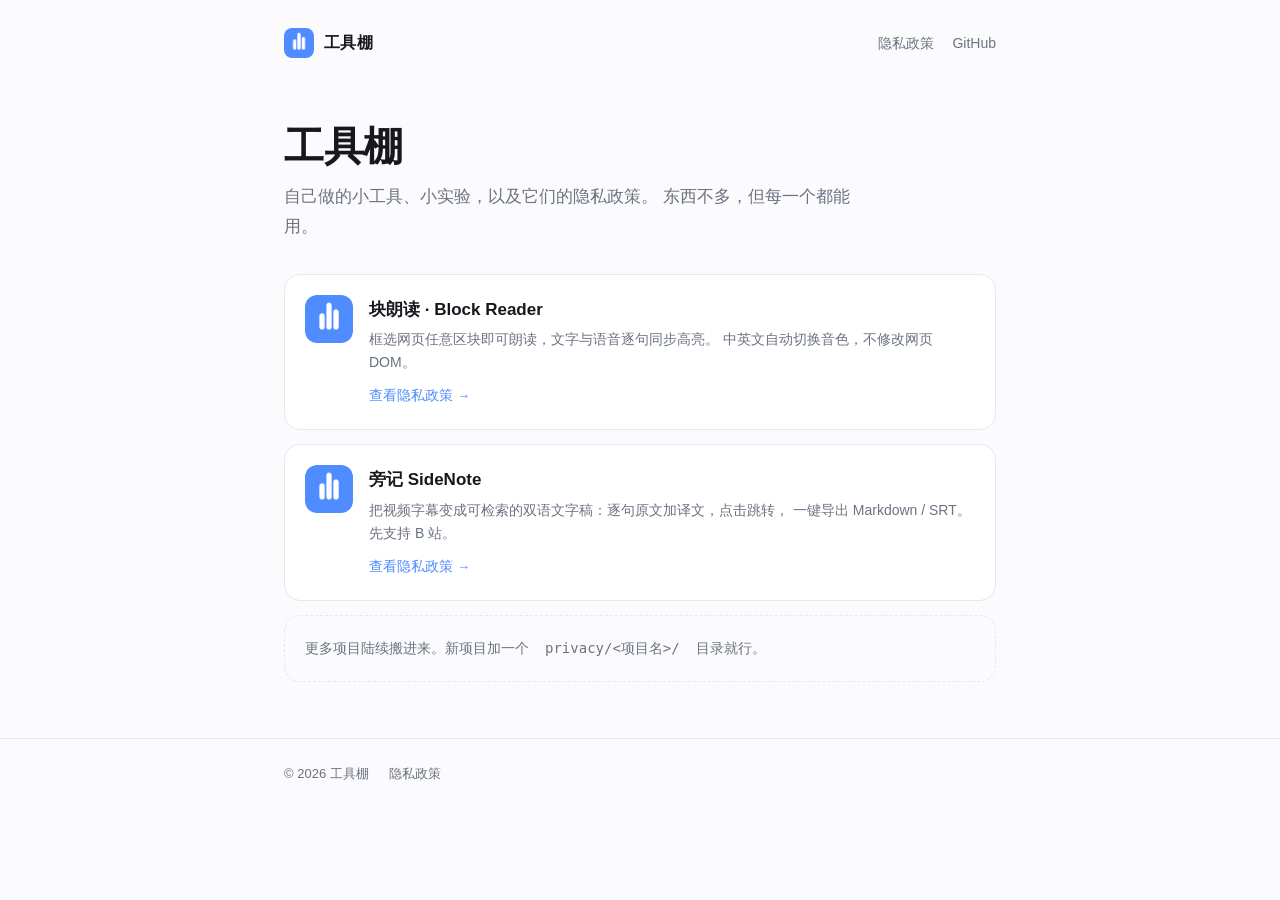
<file: index.html>
<!doctype html>
<html lang="zh-CN">
  <head>
    <meta charset="utf-8" />
    <meta name="viewport" content="width=device-width, initial-scale=1" />
    <title>工具棚 · Shed</title>
    <meta name="description" content="个人做的小工具与实验，以及它们的隐私政策。" />
    <link rel="icon" href="assets/icon128.png" />
    <link rel="stylesheet" href="style.css" />
  </head>
  <body>
    <header class="site-header">
      <div class="wrap">
        <a class="brand" href="./">
          <img src="assets/icon128.png" alt="" />
          工具棚
        </a>
        <nav>
          <a href="privacy/">隐私政策</a>
          <a href="https://github.com/">GitHub</a>
        </nav>
      </div>
    </header>

    <main class="wrap">
      <section class="hero">
        <h1>工具棚</h1>
        <p>
          自己做的小工具、小实验，以及它们的隐私政策。
          东西不多，但每一个都能用。
        </p>
      </section>

      <section class="grid">
        <a class="card" href="privacy/block-reader/">
          <img src="assets/icon128.png" alt="" />
          <div>
            <h2>块朗读 · Block Reader</h2>
            <p>
              框选网页任意区块即可朗读，文字与语音逐句同步高亮。
              中英文自动切换音色，不修改网页 DOM。
            </p>
            <span class="more">查看隐私政策 →</span>
          </div>
        </a>

        <a class="card" href="privacy/sidenote/">
          <img src="assets/icon128.png" alt="" />
          <div>
            <h2>旁记 SideNote</h2>
            <p>
              把视频字幕变成可检索的双语文字稿：逐句原文加译文，点击跳转，
              一键导出 Markdown / SRT。先支持 B 站。
            </p>
            <span class="more">查看隐私政策 →</span>
          </div>
        </a>

        <div class="card muted">
          更多项目陆续搬进来。新项目加一个 <code>privacy/&lt;项目名&gt;/</code> 目录就行。
        </div>
      </section>
    </main>

    <footer>
      <div class="wrap">
        <span>© 2026 工具棚</span>
        <a href="privacy/">隐私政策</a>
      </div>
    </footer>
  </body>
</html>
</file>
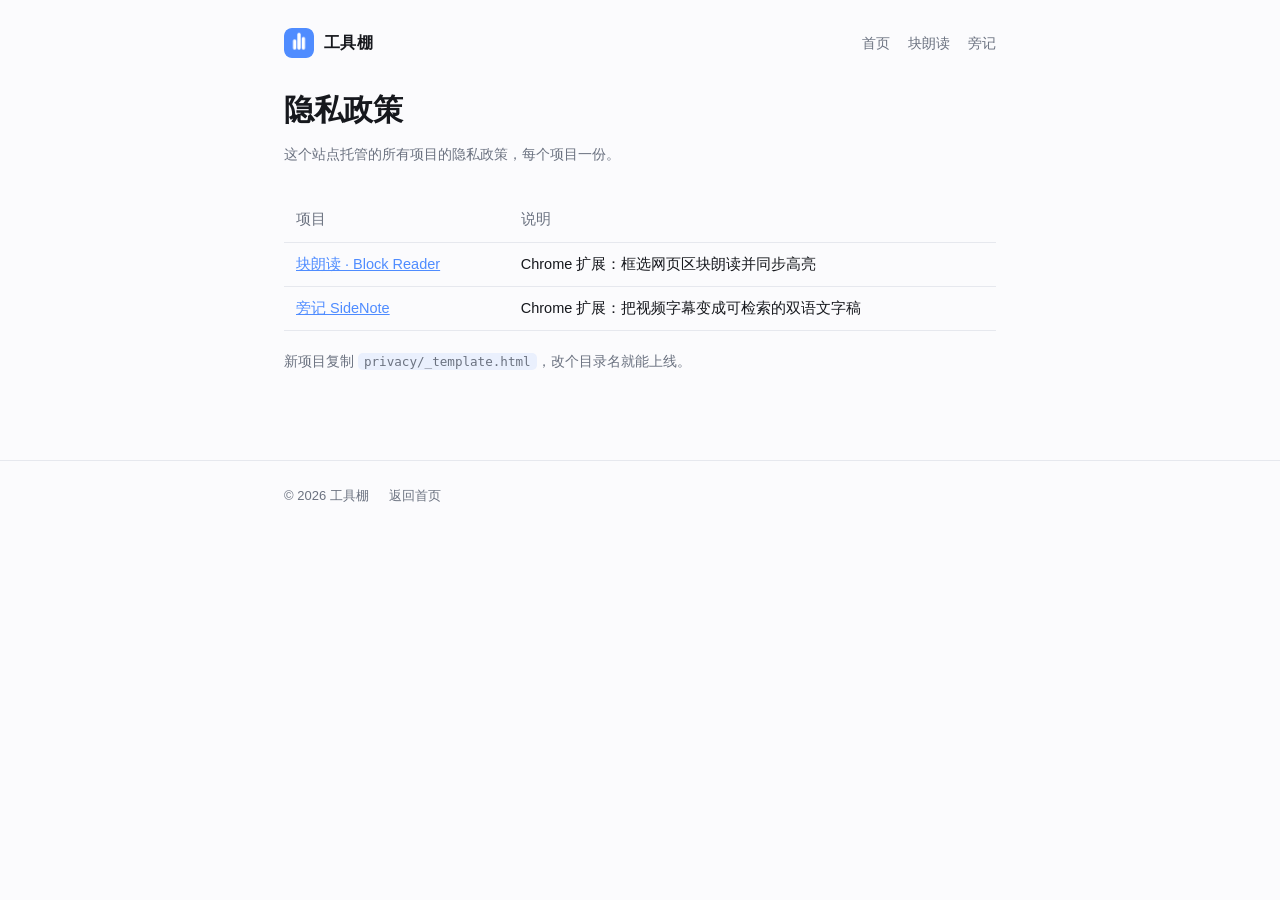
<file: privacy/index.html>
<!doctype html>
<html lang="zh-CN">
  <head>
    <meta charset="utf-8" />
    <meta name="viewport" content="width=device-width, initial-scale=1" />
    <title>隐私政策 · 工具棚</title>
    <link rel="icon" href="../assets/icon128.png" />
    <link rel="stylesheet" href="../style.css" />
  </head>
  <body>
    <header class="site-header">
      <div class="wrap">
        <a class="brand" href="../">
          <img src="../assets/icon128.png" alt="" />
          工具棚
        </a>
        <nav>
          <a href="../">首页</a>
          <a href="block-reader/">块朗读</a>
          <a href="sidenote/">旁记</a>
        </nav>
      </div>
    </header>

    <main class="wrap">
      <article>
        <h1>隐私政策</h1>
        <p class="meta">这个站点托管的所有项目的隐私政策，每个项目一份。</p>

        <table>
          <tr>
            <th>项目</th>
            <th>说明</th>
          </tr>
          <tr>
            <td><a href="block-reader/">块朗读 · Block Reader</a></td>
            <td>Chrome 扩展：框选网页区块朗读并同步高亮</td>
          </tr>
          <tr>
            <td><a href="sidenote/">旁记 SideNote</a></td>
            <td>Chrome 扩展：把视频字幕变成可检索的双语文字稿</td>
          </tr>
        </table>

        <p style="color: var(--dim); font-size: 14px">
          新项目复制 <code>privacy/_template.html</code>，改个目录名就能上线。
        </p>
      </article>
    </main>

    <footer>
      <div class="wrap">
        <span>© 2026 工具棚</span>
        <a href="../">返回首页</a>
      </div>
    </footer>
  </body>
</html>
</file>
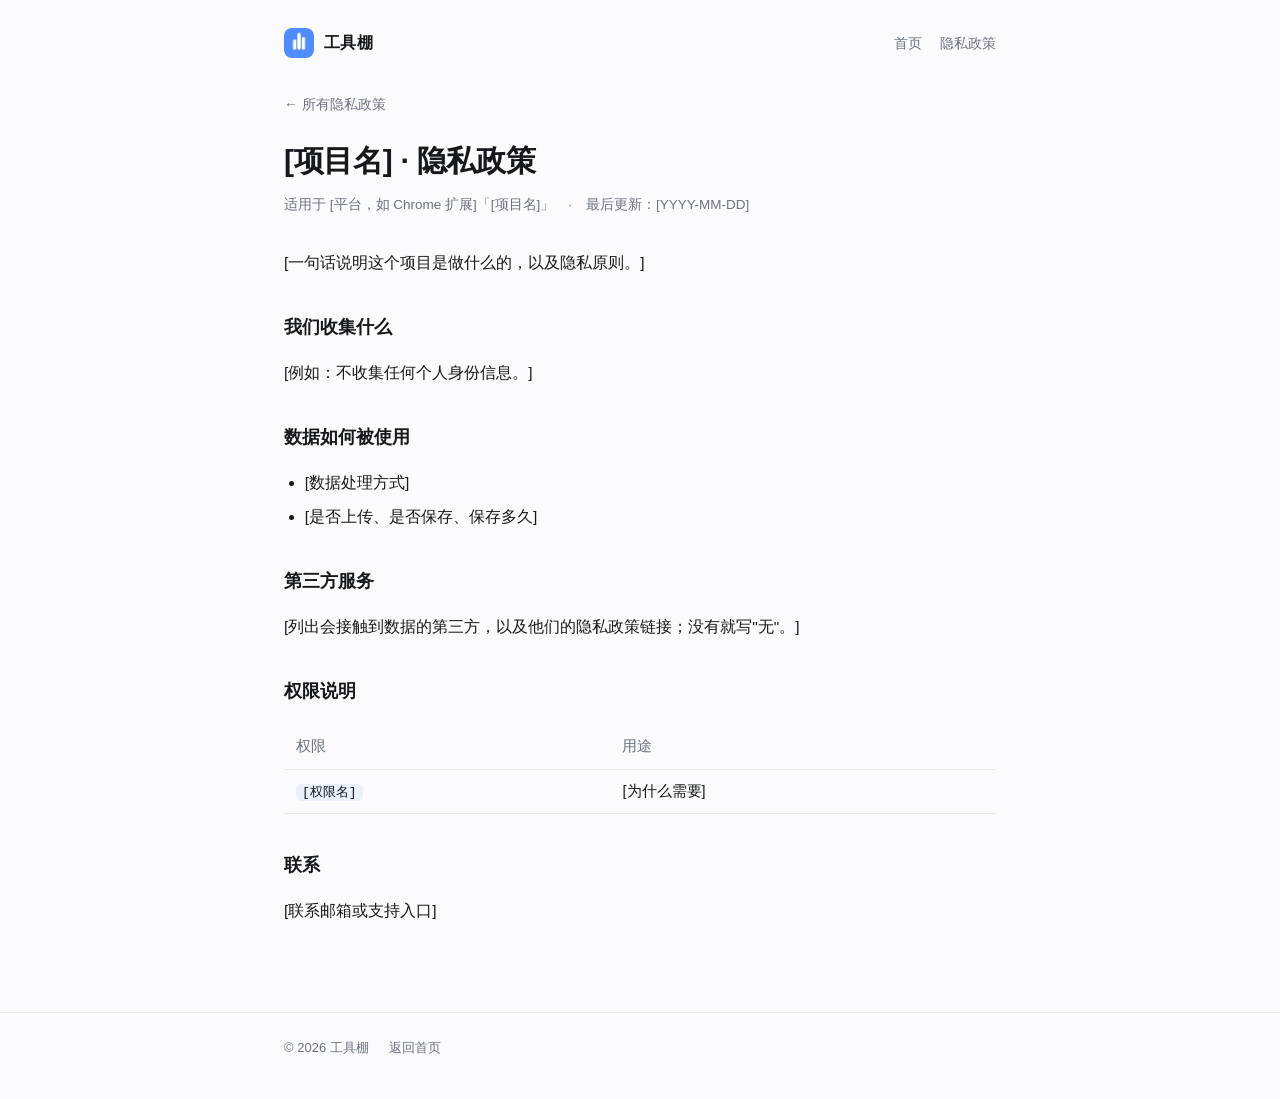
<file: privacy/_template/index.html>
<!doctype html>
<!--
  新建项目隐私政策：
  1. 复制整个 _template 文件夹，重命名为项目名（英文、小写、连字符）
  2. 搜索替换所有 [方括号] 占位符
  3. 在 ../index.html 和 ../../index.html 的列表里加一行
-->
<html lang="zh-CN">
  <head>
    <meta charset="utf-8" />
    <meta name="viewport" content="width=device-width, initial-scale=1" />
    <title>[项目名] · 隐私政策</title>
    <meta name="description" content="[项目名] 的隐私政策。" />
    <link rel="icon" href="../../assets/icon128.png" />
    <link rel="stylesheet" href="../../style.css" />
  </head>
  <body>
    <header class="site-header">
      <div class="wrap">
        <a class="brand" href="../../">
          <img src="../../assets/icon128.png" alt="" />
          工具棚
        </a>
        <nav>
          <a href="../../">首页</a>
          <a href="../">隐私政策</a>
        </nav>
      </div>
    </header>

    <main class="wrap">
      <article>
        <a class="back" href="../">← 所有隐私政策</a>
        <h1>[项目名] · 隐私政策</h1>
        <p class="meta">适用于 [平台，如 Chrome 扩展]「[项目名]」　·　最后更新：[YYYY-MM-DD]</p>

        <p>[一句话说明这个项目是做什么的，以及隐私原则。]</p>

        <h2>我们收集什么</h2>
        <p>[例如：不收集任何个人身份信息。]</p>

        <h2>数据如何被使用</h2>
        <ul>
          <li>[数据处理方式]</li>
          <li>[是否上传、是否保存、保存多久]</li>
        </ul>

        <h2>第三方服务</h2>
        <p>[列出会接触到数据的第三方，以及他们的隐私政策链接；没有就写"无"。]</p>

        <h2>权限说明</h2>
        <table>
          <tr><th>权限</th><th>用途</th></tr>
          <tr><td><code>[权限名]</code></td><td>[为什么需要]</td></tr>
        </table>

        <h2>联系</h2>
        <p>[联系邮箱或支持入口]</p>
      </article>
    </main>

    <footer>
      <div class="wrap">
        <span>© 2026 工具棚</span>
        <a href="../../">返回首页</a>
      </div>
    </footer>
  </body>
</html>
</file>
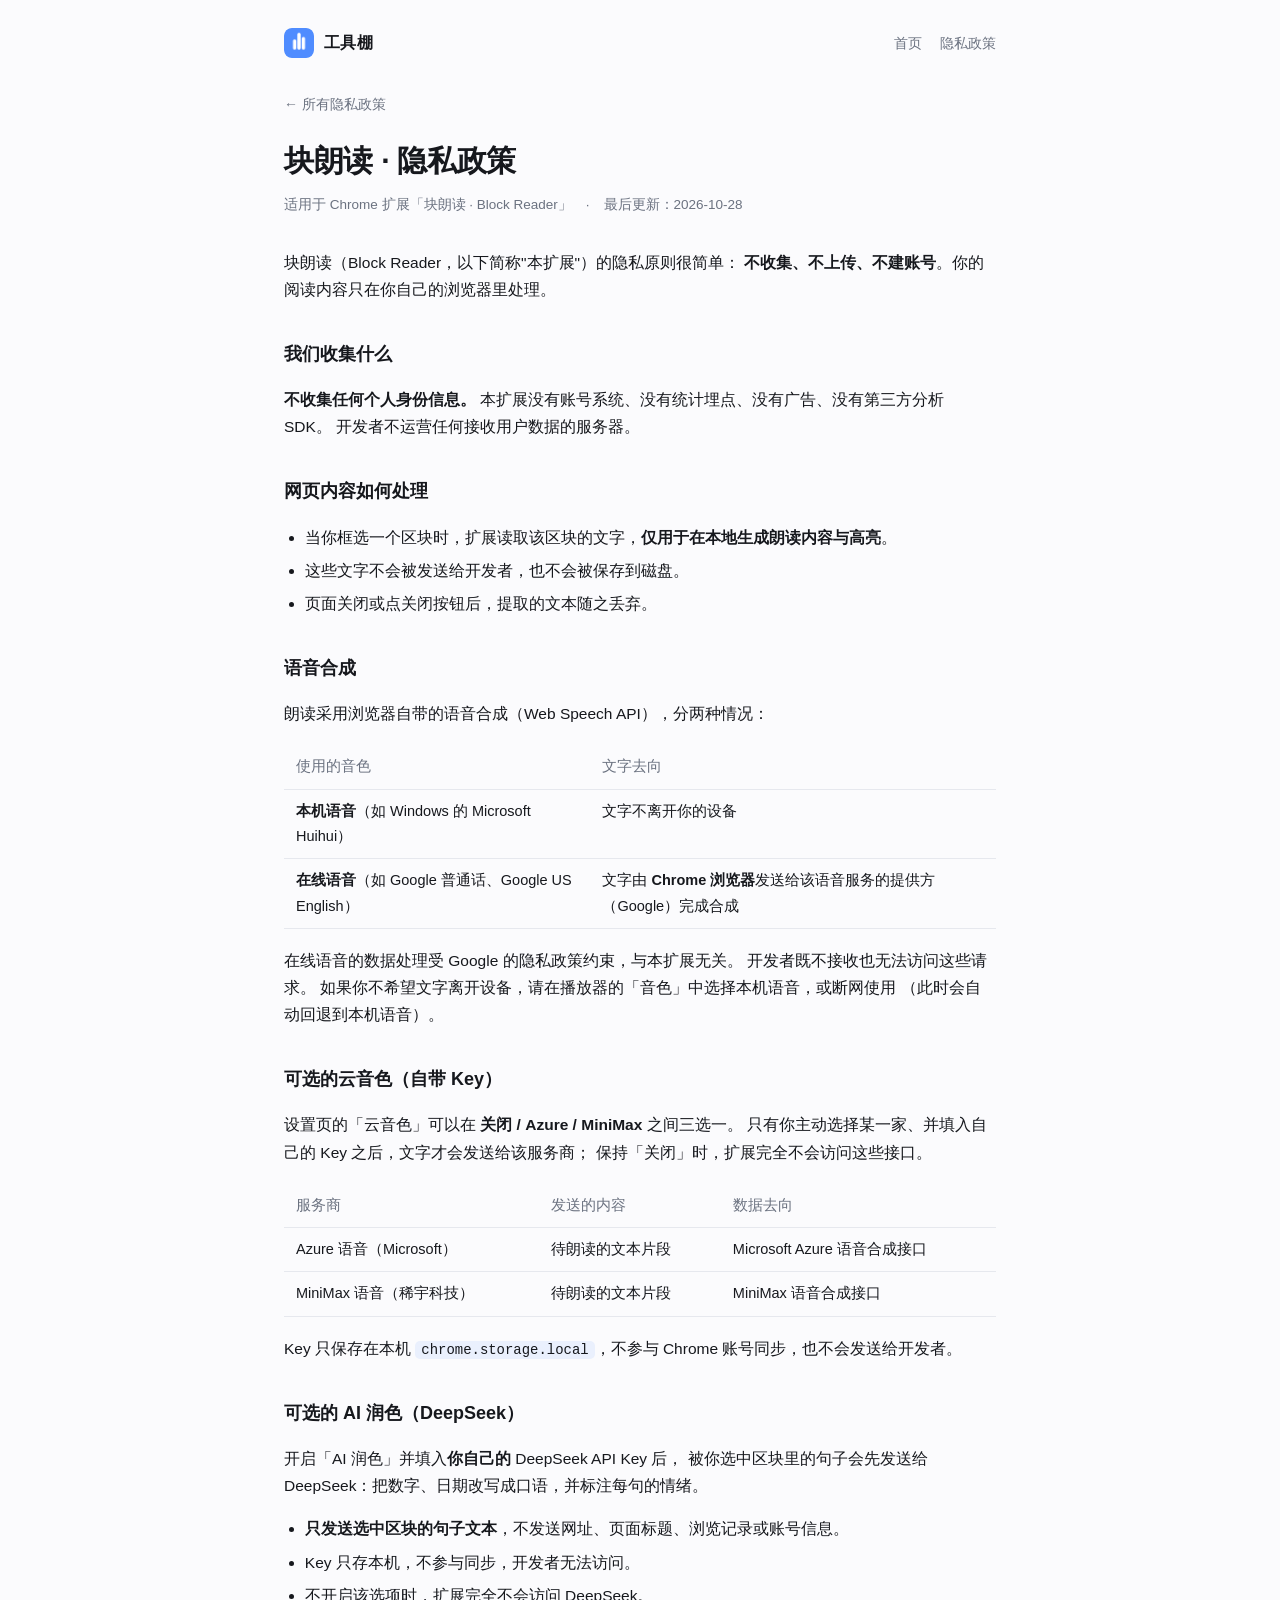
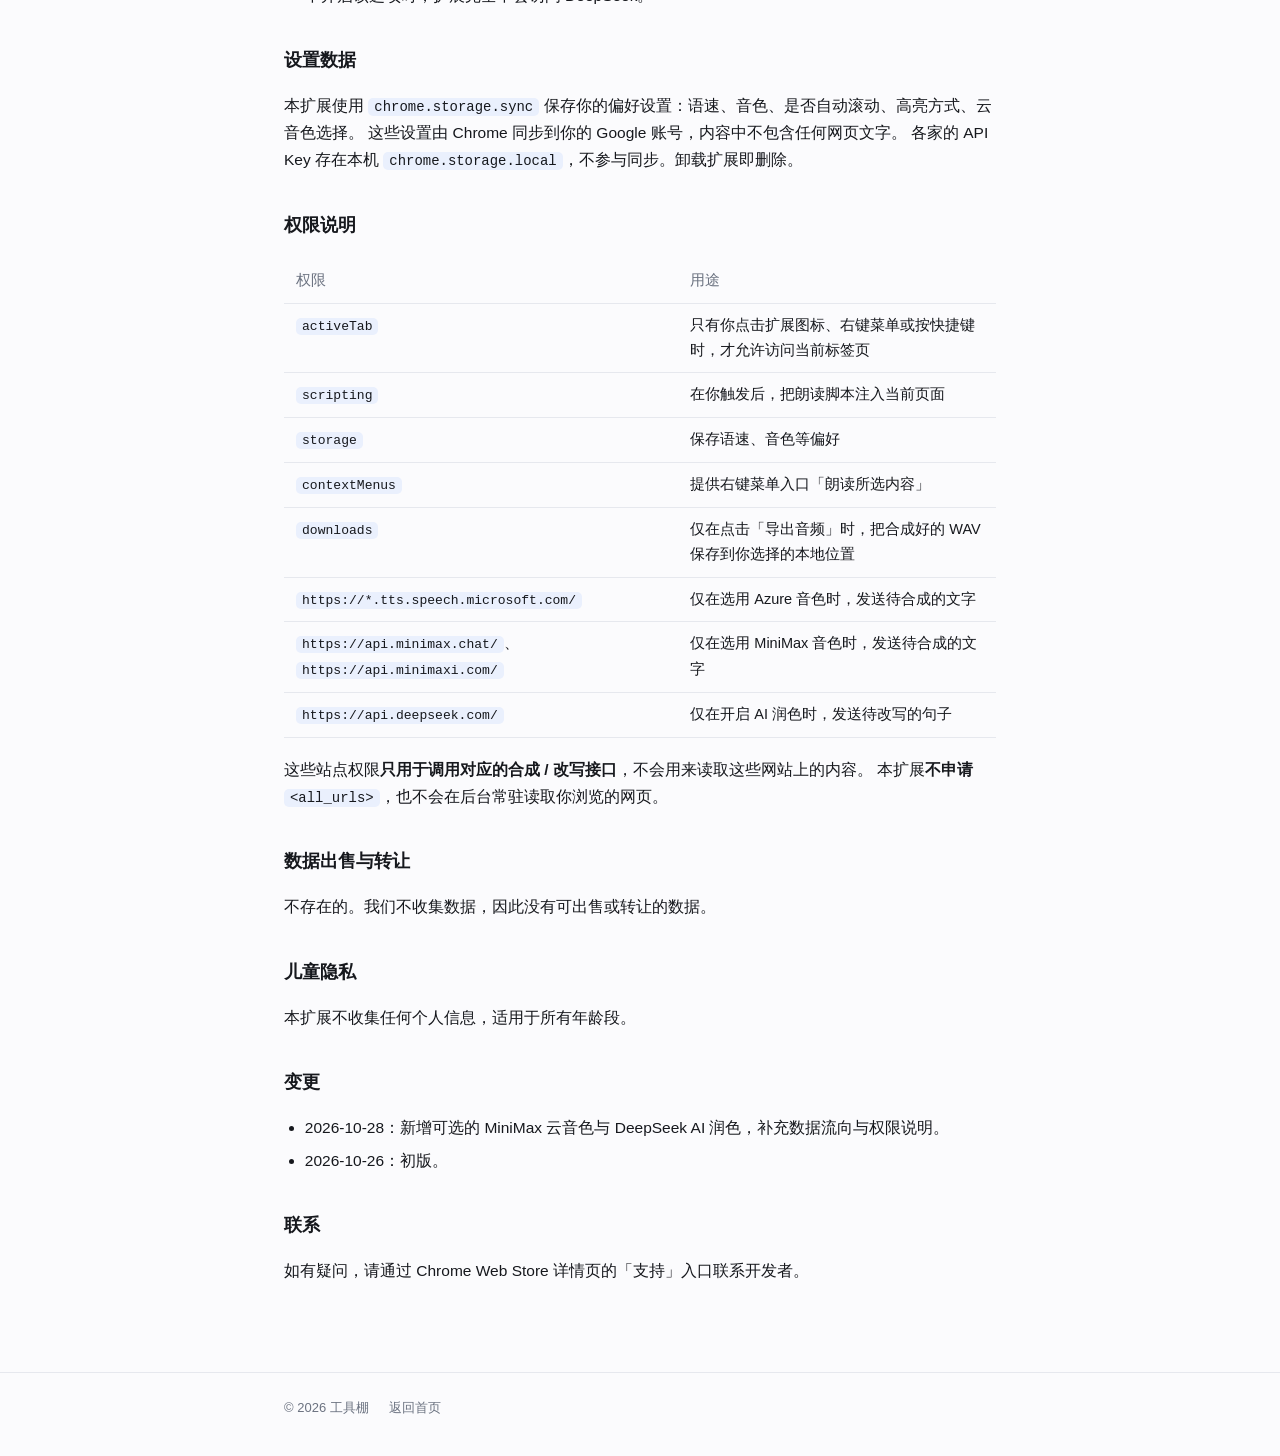
<file: privacy/block-reader/index.html>
<!doctype html>
<html lang="zh-CN">
  <head>
    <meta charset="utf-8" />
    <meta name="viewport" content="width=device-width, initial-scale=1" />
    <title>块朗读 · 隐私政策</title>
    <meta name="description" content="块朗读 Chrome 扩展的隐私政策：不收集、不上传、不需要账号。" />
    <link rel="icon" href="../../assets/icon128.png" />
    <link rel="stylesheet" href="../../style.css" />
  </head>
  <body>
    <header class="site-header">
      <div class="wrap">
        <a class="brand" href="../../">
          <img src="../../assets/icon128.png" alt="" />
          工具棚
        </a>
        <nav>
          <a href="../../">首页</a>
          <a href="../">隐私政策</a>
        </nav>
      </div>
    </header>

    <main class="wrap">
      <article>
        <a class="back" href="../">← 所有隐私政策</a>
        <h1>块朗读 · 隐私政策</h1>
        <p class="meta">
          适用于 Chrome 扩展「块朗读 · Block Reader」　·　最后更新：2026-10-28
        </p>

        <p>
          块朗读（Block Reader，以下简称"本扩展"）的隐私原则很简单：
          <strong>不收集、不上传、不建账号</strong>。你的阅读内容只在你自己的浏览器里处理。
        </p>

        <h2>我们收集什么</h2>
        <p>
          <strong>不收集任何个人身份信息。</strong>
          本扩展没有账号系统、没有统计埋点、没有广告、没有第三方分析 SDK。
          开发者不运营任何接收用户数据的服务器。
        </p>

        <h2>网页内容如何处理</h2>
        <ul>
          <li>当你框选一个区块时，扩展读取该区块的文字，<strong>仅用于在本地生成朗读内容与高亮</strong>。</li>
          <li>这些文字不会被发送给开发者，也不会被保存到磁盘。</li>
          <li>页面关闭或点关闭按钮后，提取的文本随之丢弃。</li>
        </ul>

        <h2>语音合成</h2>
        <p>朗读采用浏览器自带的语音合成（Web Speech API），分两种情况：</p>
        <table>
          <tr>
            <th>使用的音色</th>
            <th>文字去向</th>
          </tr>
          <tr>
            <td><strong>本机语音</strong>（如 Windows 的 Microsoft Huihui）</td>
            <td>文字不离开你的设备</td>
          </tr>
          <tr>
            <td><strong>在线语音</strong>（如 Google 普通话、Google US English）</td>
            <td>
              文字由 <strong>Chrome 浏览器</strong>发送给该语音服务的提供方（Google）完成合成
            </td>
          </tr>
        </table>
        <p>
          在线语音的数据处理受 Google 的隐私政策约束，与本扩展无关。
          开发者既不接收也无法访问这些请求。
          如果你不希望文字离开设备，请在播放器的「音色」中选择本机语音，或断网使用
          （此时会自动回退到本机语音）。
        </p>

        <h2>可选的云音色（自带 Key）</h2>
        <p>
          设置页的「云音色」可以在 <strong>关闭 / Azure / MiniMax</strong> 之间三选一。
          只有你主动选择某一家、并填入自己的 Key 之后，文字才会发送给该服务商；
          保持「关闭」时，扩展完全不会访问这些接口。
        </p>
        <table>
          <tr><th>服务商</th><th>发送的内容</th><th>数据去向</th></tr>
          <tr><td>Azure 语音（Microsoft）</td><td>待朗读的文本片段</td><td>Microsoft Azure 语音合成接口</td></tr>
          <tr><td>MiniMax 语音（稀宇科技）</td><td>待朗读的文本片段</td><td>MiniMax 语音合成接口</td></tr>
        </table>
        <p>
          Key 只保存在本机 <code>chrome.storage.local</code>，不参与 Chrome 账号同步，也不会发送给开发者。
        </p>

        <h2>可选的 AI 润色（DeepSeek）</h2>
        <p>
          开启「AI 润色」并填入<strong>你自己的</strong> DeepSeek API Key 后，
          被你选中区块里的句子会先发送给 DeepSeek：把数字、日期改写成口语，并标注每句的情绪。
        </p>
        <ul>
          <li><strong>只发送选中区块的句子文本</strong>，不发送网址、页面标题、浏览记录或账号信息。</li>
          <li>Key 只存本机，不参与同步，开发者无法访问。</li>
          <li>不开启该选项时，扩展完全不会访问 DeepSeek。</li>
        </ul>

        <h2>设置数据</h2>
        <p>
          本扩展使用 <code>chrome.storage.sync</code> 保存你的偏好设置：语速、音色、是否自动滚动、高亮方式、云音色选择。
          这些设置由 Chrome 同步到你的 Google 账号，内容中不包含任何网页文字。
          各家的 API Key 存在本机 <code>chrome.storage.local</code>，不参与同步。卸载扩展即删除。
        </p>

        <h2>权限说明</h2>
        <table>
          <tr><th>权限</th><th>用途</th></tr>
          <tr><td><code>activeTab</code></td><td>只有你点击扩展图标、右键菜单或按快捷键时，才允许访问当前标签页</td></tr>
          <tr><td><code>scripting</code></td><td>在你触发后，把朗读脚本注入当前页面</td></tr>
          <tr><td><code>storage</code></td><td>保存语速、音色等偏好</td></tr>
          <tr><td><code>contextMenus</code></td><td>提供右键菜单入口「朗读所选内容」</td></tr>
          <tr><td><code>downloads</code></td><td>仅在点击「导出音频」时，把合成好的 WAV 保存到你选择的本地位置</td></tr>
          <tr><td><code>https://*.tts.speech.microsoft.com/</code></td><td>仅在选用 Azure 音色时，发送待合成的文字</td></tr>
          <tr><td><code>https://api.minimax.chat/</code>、<code>https://api.minimaxi.com/</code></td><td>仅在选用 MiniMax 音色时，发送待合成的文字</td></tr>
          <tr><td><code>https://api.deepseek.com/</code></td><td>仅在开启 AI 润色时，发送待改写的句子</td></tr>
        </table>
        <p>
          这些站点权限<strong>只用于调用对应的合成 / 改写接口</strong>，不会用来读取这些网站上的内容。
          本扩展<strong>不申请</strong> <code>&lt;all_urls&gt;</code>，也不会在后台常驻读取你浏览的网页。
        </p>

        <h2>数据出售与转让</h2>
        <p>不存在的。我们不收集数据，因此没有可出售或转让的数据。</p>

        <h2>儿童隐私</h2>
        <p>本扩展不收集任何个人信息，适用于所有年龄段。</p>

        <h2>变更</h2>
        <ul>
          <li>2026-10-28：新增可选的 MiniMax 云音色与 DeepSeek AI 润色，补充数据流向与权限说明。</li>
          <li>2026-10-26：初版。</li>
        </ul>

        <h2>联系</h2>
        <p>如有疑问，请通过 Chrome Web Store 详情页的「支持」入口联系开发者。</p>
      </article>
    </main>

    <footer>
      <div class="wrap">
        <span>© 2026 工具棚</span>
        <a href="../../">返回首页</a>
      </div>
    </footer>
  </body>
</html>
</file>
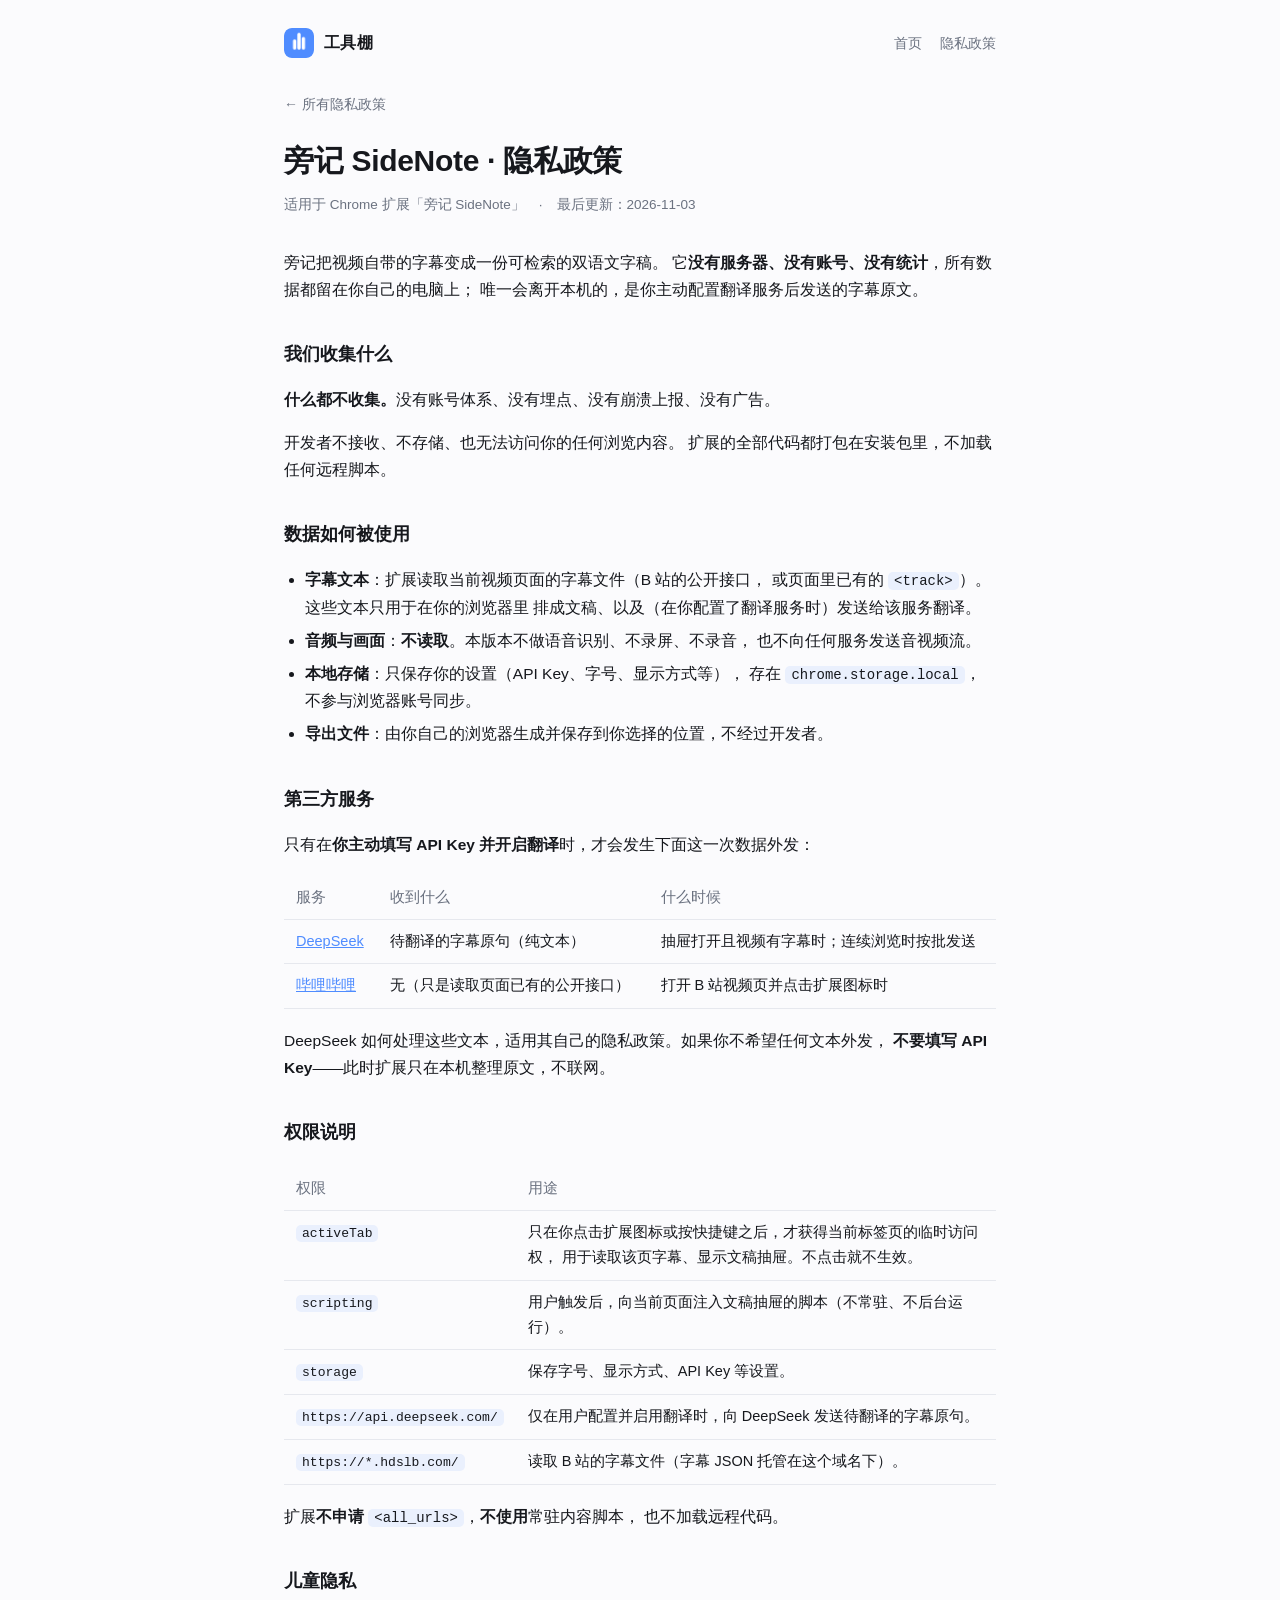
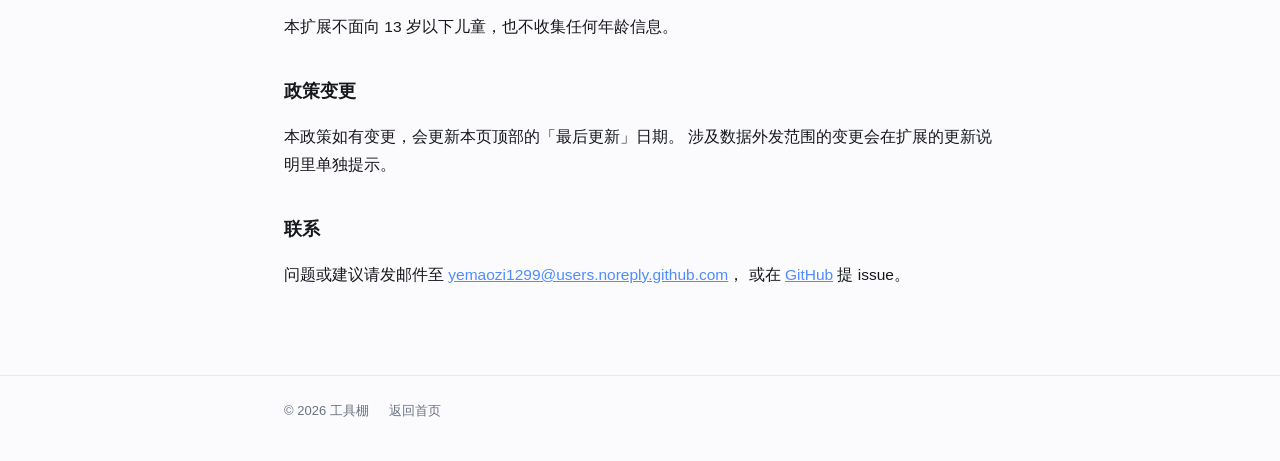
<file: privacy/sidenote/index.html>
<!doctype html>
<html lang="zh-CN">
  <head>
    <meta charset="utf-8" />
    <meta name="viewport" content="width=device-width, initial-scale=1" />
    <title>旁记 SideNote · 隐私政策</title>
    <meta name="description" content="旁记 SideNote 的隐私政策：不收集数据、无服务器、只读视频自带的字幕。" />
    <link rel="icon" href="../../assets/icon128.png" />
    <link rel="stylesheet" href="../../style.css" />
  </head>
  <body>
    <header class="site-header">
      <div class="wrap">
        <a class="brand" href="../../">
          <img src="../../assets/icon128.png" alt="" />
          工具棚
        </a>
        <nav>
          <a href="../../">首页</a>
          <a href="../">隐私政策</a>
        </nav>
      </div>
    </header>

    <main class="wrap">
      <article>
        <a class="back" href="../">← 所有隐私政策</a>
        <h1>旁记 SideNote · 隐私政策</h1>
        <p class="meta">适用于 Chrome 扩展「旁记 SideNote」　·　最后更新：2026-11-03</p>

        <p>
          旁记把视频自带的字幕变成一份可检索的双语文字稿。
          它<b>没有服务器、没有账号、没有统计</b>，所有数据都留在你自己的电脑上；
          唯一会离开本机的，是你主动配置翻译服务后发送的字幕原文。
        </p>

        <h2>我们收集什么</h2>
        <p><b>什么都不收集。</b>没有账号体系、没有埋点、没有崩溃上报、没有广告。</p>
        <p>
          开发者不接收、不存储、也无法访问你的任何浏览内容。
          扩展的全部代码都打包在安装包里，不加载任何远程脚本。
        </p>

        <h2>数据如何被使用</h2>
        <ul>
          <li>
            <b>字幕文本</b>：扩展读取当前视频页面的字幕文件（B 站的公开接口，
            或页面里已有的 <code>&lt;track&gt;</code>）。这些文本只用于在你的浏览器里
            排成文稿、以及（在你配置了翻译服务时）发送给该服务翻译。
          </li>
          <li>
            <b>音频与画面</b>：<b>不读取</b>。本版本不做语音识别、不录屏、不录音，
            也不向任何服务发送音视频流。
          </li>
          <li>
            <b>本地存储</b>：只保存你的设置（API Key、字号、显示方式等），
            存在 <code>chrome.storage.local</code>，不参与浏览器账号同步。
          </li>
          <li>
            <b>导出文件</b>：由你自己的浏览器生成并保存到你选择的位置，不经过开发者。
          </li>
        </ul>

        <h2>第三方服务</h2>
        <p>只有在<b>你主动填写 API Key 并开启翻译</b>时，才会发生下面这一次数据外发：</p>
        <table>
          <tr><th>服务</th><th>收到什么</th><th>什么时候</th></tr>
          <tr>
            <td><a href="https://www.deepseek.com/" target="_blank" rel="noreferrer">DeepSeek</a></td>
            <td>待翻译的字幕原句（纯文本）</td>
            <td>抽屉打开且视频有字幕时；连续浏览时按批发送</td>
          </tr>
          <tr>
            <td><a href="https://www.bilibili.com/" target="_blank" rel="noreferrer">哔哩哔哩</a></td>
            <td>无（只是读取页面已有的公开接口）</td>
            <td>打开 B 站视频页并点击扩展图标时</td>
          </tr>
        </table>
        <p>
          DeepSeek 如何处理这些文本，适用其自己的隐私政策。如果你不希望任何文本外发，
          <b>不要填写 API Key</b>——此时扩展只在本机整理原文，不联网。
        </p>

        <h2>权限说明</h2>
        <table>
          <tr><th>权限</th><th>用途</th></tr>
          <tr>
            <td><code>activeTab</code></td>
            <td>
              只在你点击扩展图标或按快捷键之后，才获得当前标签页的临时访问权，
              用于读取该页字幕、显示文稿抽屉。不点击就不生效。
            </td>
          </tr>
          <tr>
            <td><code>scripting</code></td>
            <td>用户触发后，向当前页面注入文稿抽屉的脚本（不常驻、不后台运行）。</td>
          </tr>
          <tr>
            <td><code>storage</code></td>
            <td>保存字号、显示方式、API Key 等设置。</td>
          </tr>
          <tr>
            <td><code>https://api.deepseek.com/</code></td>
            <td>仅在用户配置并启用翻译时，向 DeepSeek 发送待翻译的字幕原句。</td>
          </tr>
          <tr>
            <td><code>https://*.hdslb.com/</code></td>
            <td>读取 B 站的字幕文件（字幕 JSON 托管在这个域名下）。</td>
          </tr>
        </table>
        <p>
          扩展<b>不申请</b> <code>&lt;all_urls&gt;</code>，<b>不使用</b>常驻内容脚本，
          也不加载远程代码。
        </p>

        <h2>儿童隐私</h2>
        <p>本扩展不面向 13 岁以下儿童，也不收集任何年龄信息。</p>

        <h2>政策变更</h2>
        <p>
          本政策如有变更，会更新本页顶部的「最后更新」日期。
          涉及数据外发范围的变更会在扩展的更新说明里单独提示。
        </p>

        <h2>联系</h2>
        <p>
          问题或建议请发邮件至
          <a href="mailto:yemaozi1299@users.noreply.github.com">yemaozi1299@users.noreply.github.com</a>，
          或在 <a href="https://github.com/yemaozi1299">GitHub</a> 提 issue。
        </p>
      </article>
    </main>

    <footer>
      <div class="wrap">
        <span>© 2026 工具棚</span>
        <a href="../../">返回首页</a>
      </div>
    </footer>
  </body>
</html>
</file>
<file: style.css>
/* 工具棚 · Shed —— 全站样式，单文件，无依赖 */
:root {
  color-scheme: light dark;
  --bg: #fbfbfd;
  --fg: #16181d;
  --dim: #6b7280;
  --line: #e6e8ee;
  --card: #ffffff;
  --accent: #4f8cff;
  --accent-soft: rgba(79, 140, 255, 0.1);
  --radius: 16px;
}
@media (prefers-color-scheme: dark) {
  :root {
    --bg: #0f1116;
    --fg: #e8eaed;
    --dim: #9aa2ae;
    --line: #23262f;
    --card: #161920;
    --accent: #6a9dff;
    --accent-soft: rgba(106, 157, 255, 0.14);
  }
}

* { box-sizing: border-box; }
html { -webkit-text-size-adjust: 100%; }
body {
  margin: 0;
  background: var(--bg);
  color: var(--fg);
  font: 16px/1.75 -apple-system, BlinkMacSystemFont, "Segoe UI", "PingFang SC",
    "Hiragino Sans GB", "Microsoft YaHei", sans-serif;
  -webkit-font-smoothing: antialiased;
}

.wrap { max-width: 760px; margin: 0 auto; padding: 0 24px; }

/* 顶部 */
.site-header { padding: 28px 0 8px; }
.site-header .wrap { display: flex; align-items: center; gap: 14px; }
.site-header a.brand {
  display: inline-flex; align-items: center; gap: 10px;
  color: var(--fg); text-decoration: none; font-weight: 600; letter-spacing: 0.3px;
}
.site-header img { width: 30px; height: 30px; border-radius: 8px; }
.site-header nav { margin-left: auto; display: flex; gap: 18px; }
.site-header nav a { color: var(--dim); text-decoration: none; font-size: 14px; }
.site-header nav a:hover { color: var(--fg); }

/* 首屏 */
.hero { padding: 56px 0 32px; }
.hero h1 { font-size: 40px; line-height: 1.2; margin: 0 0 12px; letter-spacing: -0.5px; }
.hero p { margin: 0; color: var(--dim); font-size: 17px; max-width: 34em; }

/* 卡片 */
.grid { display: grid; gap: 14px; padding-bottom: 56px; }
.card {
  display: flex; gap: 16px; align-items: flex-start;
  padding: 20px; border: 1px solid var(--line); border-radius: var(--radius);
  background: var(--card); text-decoration: none; color: inherit;
  transition: border-color 0.15s, transform 0.15s;
}
a.card:hover { border-color: var(--accent); transform: translateY(-1px); }
.card img { width: 48px; height: 48px; border-radius: 12px; flex: 0 0 auto; }
.card h2 { margin: 0 0 4px; font-size: 17px; }
.card p { margin: 0; font-size: 14px; color: var(--dim); line-height: 1.65; }
.card .more { display: inline-block; margin-top: 10px; font-size: 13.5px; color: var(--accent); }
.card.muted { color: var(--dim); font-size: 14px; border-style: dashed; background: transparent; }

/* 文章（隐私政策等） */
article { padding: 24px 0 72px; }
article h1 { font-size: 30px; line-height: 1.3; margin: 0 0 8px; letter-spacing: -0.3px; }
article .meta { color: var(--dim); font-size: 13.5px; margin-bottom: 32px; }
article h2 { font-size: 18px; margin: 36px 0 12px; }
article h3 { font-size: 15.5px; margin: 24px 0 8px; }
article p, article li { font-size: 15.5px; }
article ul { padding-left: 1.3em; }
article li { margin: 6px 0; }
article a { color: var(--accent); }
article code {
  font-size: 0.9em; background: var(--accent-soft); padding: 1px 6px; border-radius: 5px;
}
article table { width: 100%; border-collapse: collapse; margin: 18px 0; font-size: 14.5px; }
article th, article td { text-align: left; padding: 9px 12px; border-bottom: 1px solid var(--line); vertical-align: top; }
article th { color: var(--dim); font-weight: 500; white-space: nowrap; }
article blockquote {
  margin: 20px 0; padding: 12px 18px; border-left: 3px solid var(--accent);
  background: var(--accent-soft); border-radius: 0 10px 10px 0; color: var(--dim);
}
article blockquote p { margin: 0; }

.back { display: inline-block; margin-bottom: 24px; font-size: 14px; color: var(--dim); text-decoration: none; }
.back:hover { color: var(--accent); }

footer {
  border-top: 1px solid var(--line); padding: 24px 0 40px;
  color: var(--dim); font-size: 13px;
}
footer .wrap { display: flex; flex-wrap: wrap; gap: 8px 20px; }
footer a { color: var(--dim); text-decoration: none; }
footer a:hover { color: var(--fg); }

@media (max-width: 560px) {
  .hero h1 { font-size: 32px; }
  .site-header nav { display: none; }
}
</file>
